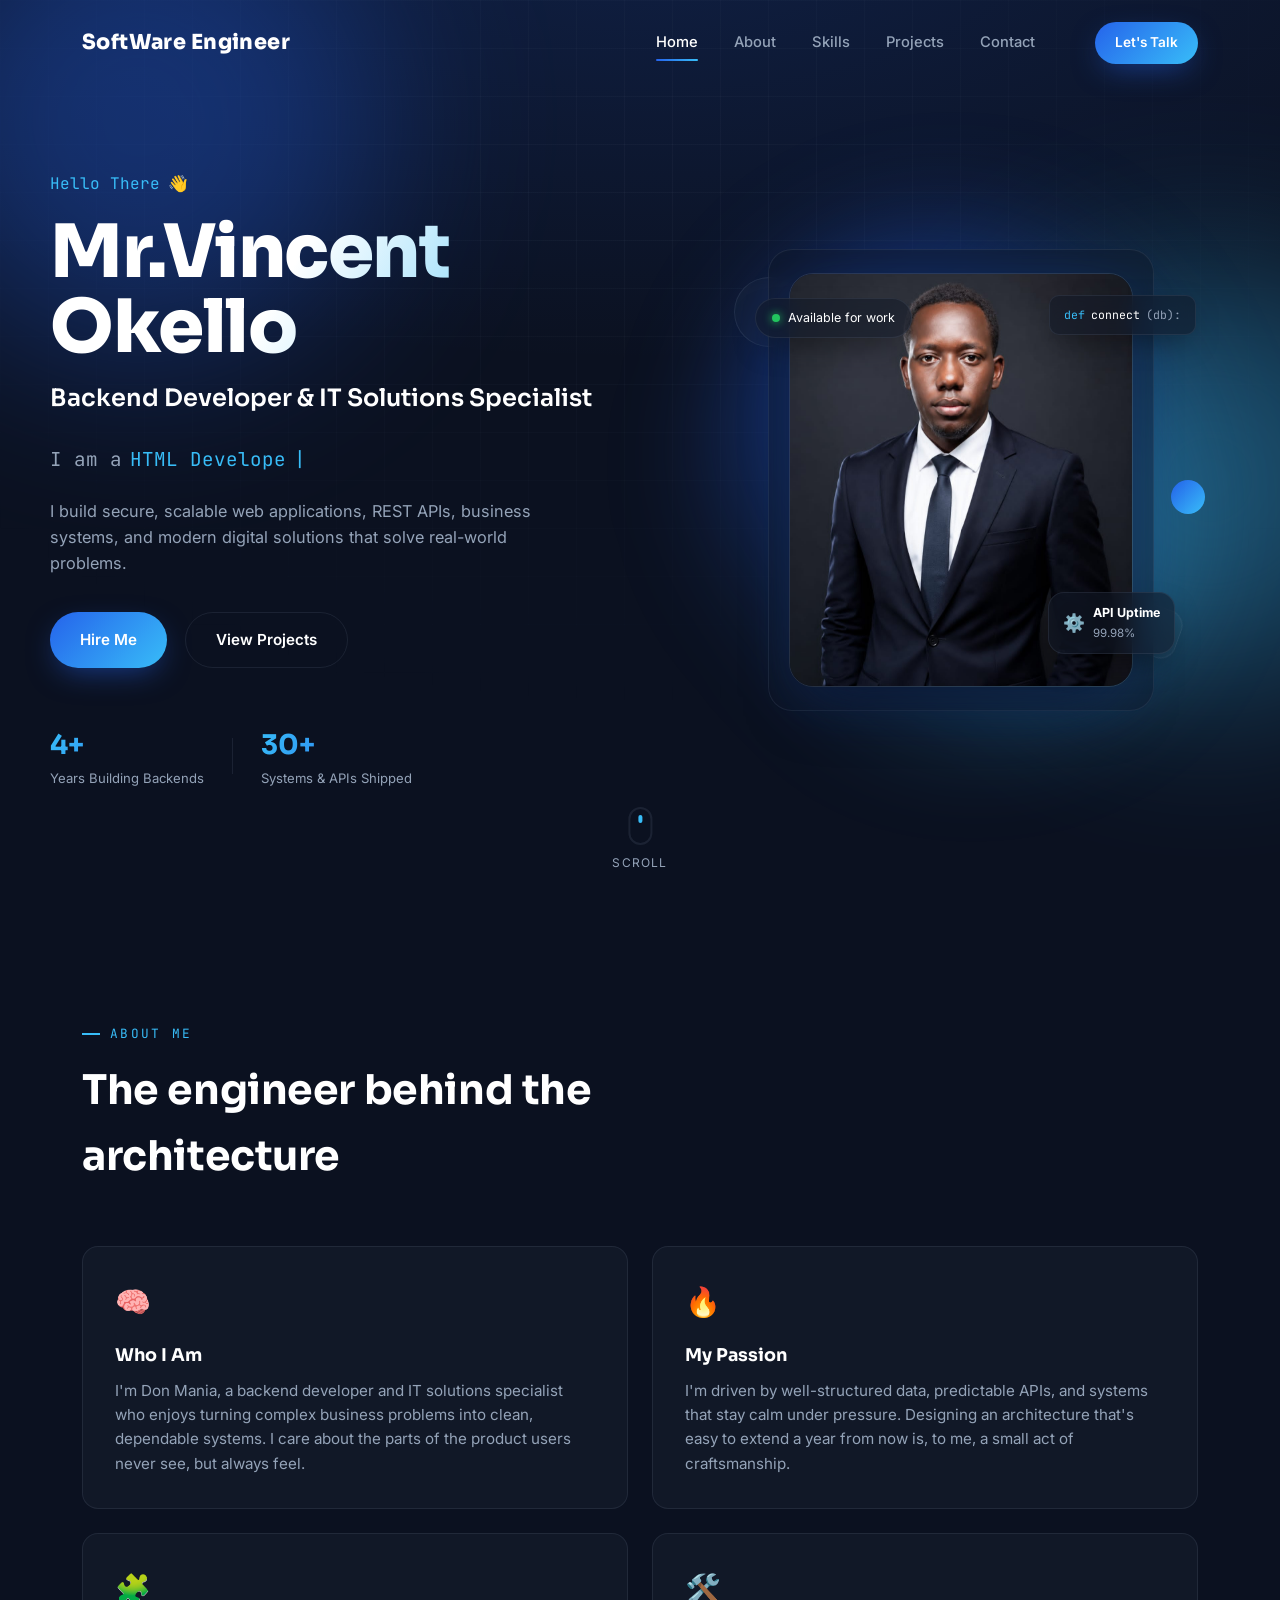
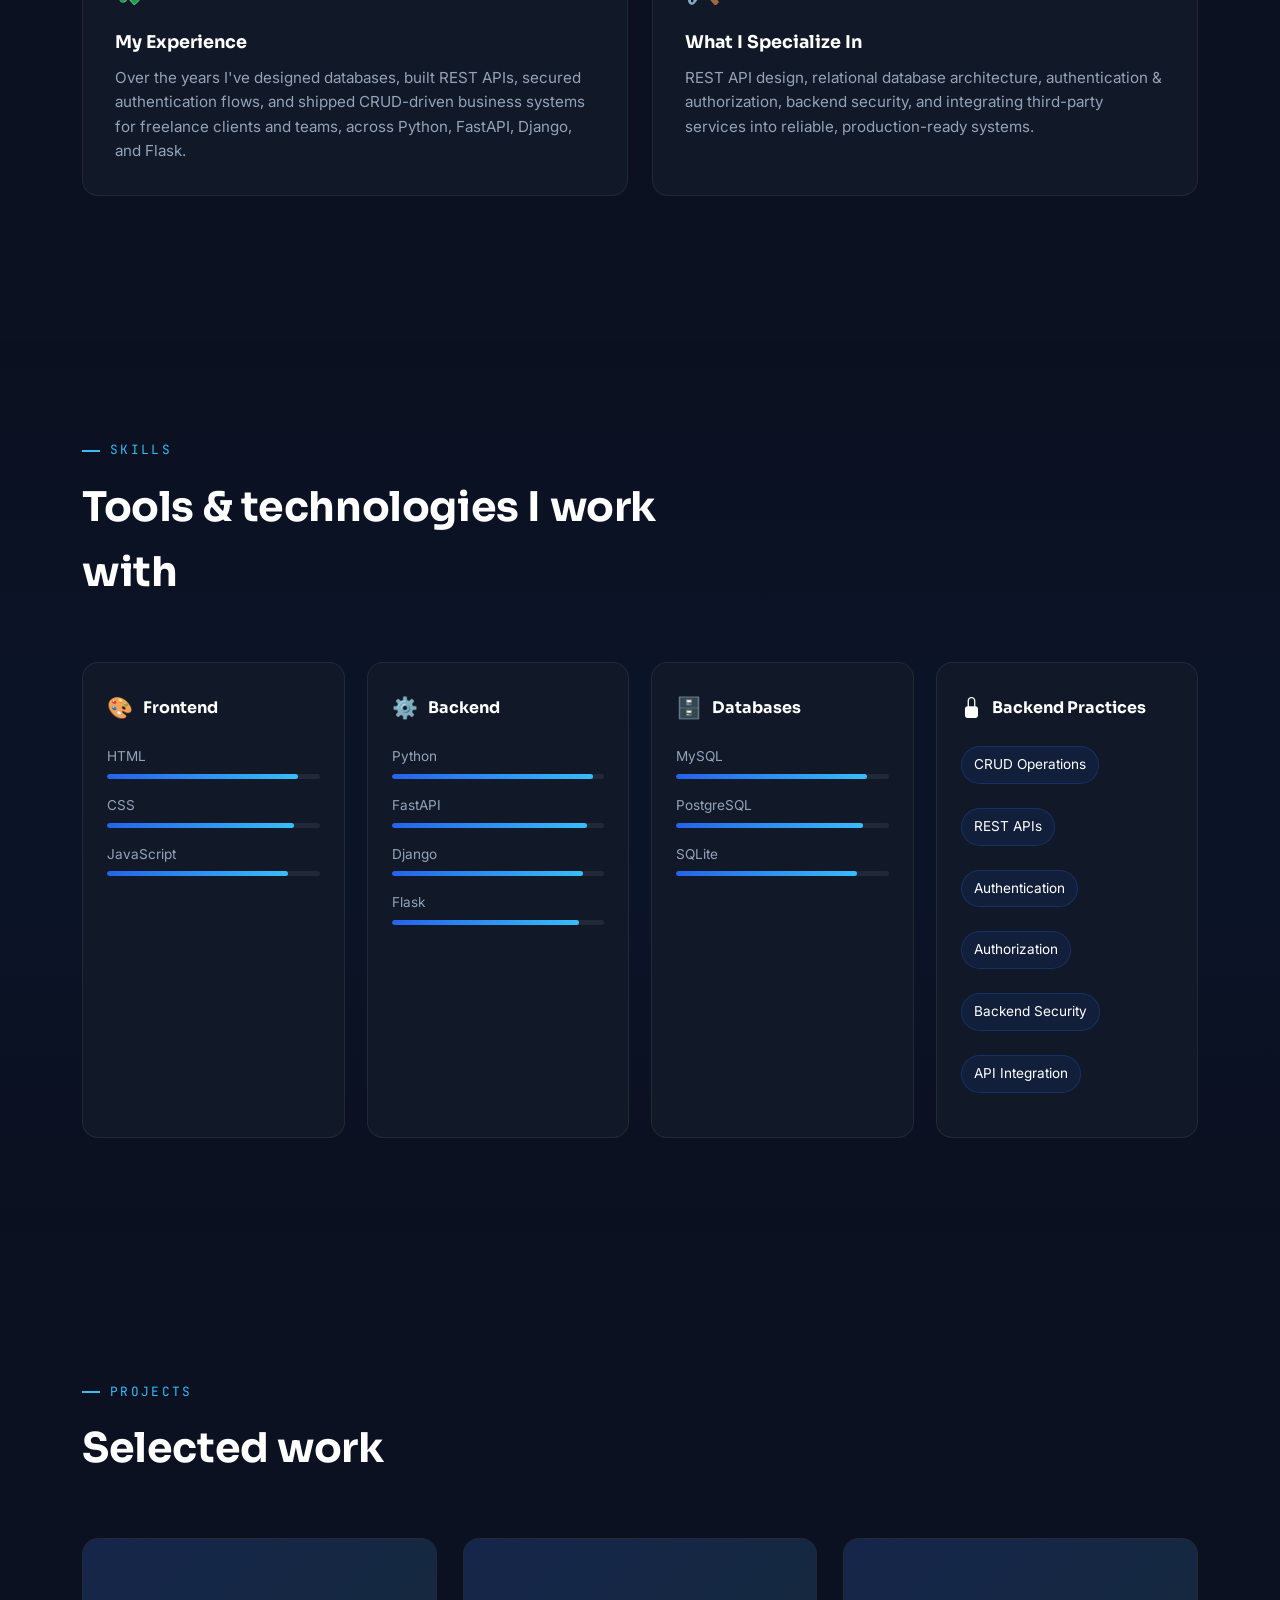
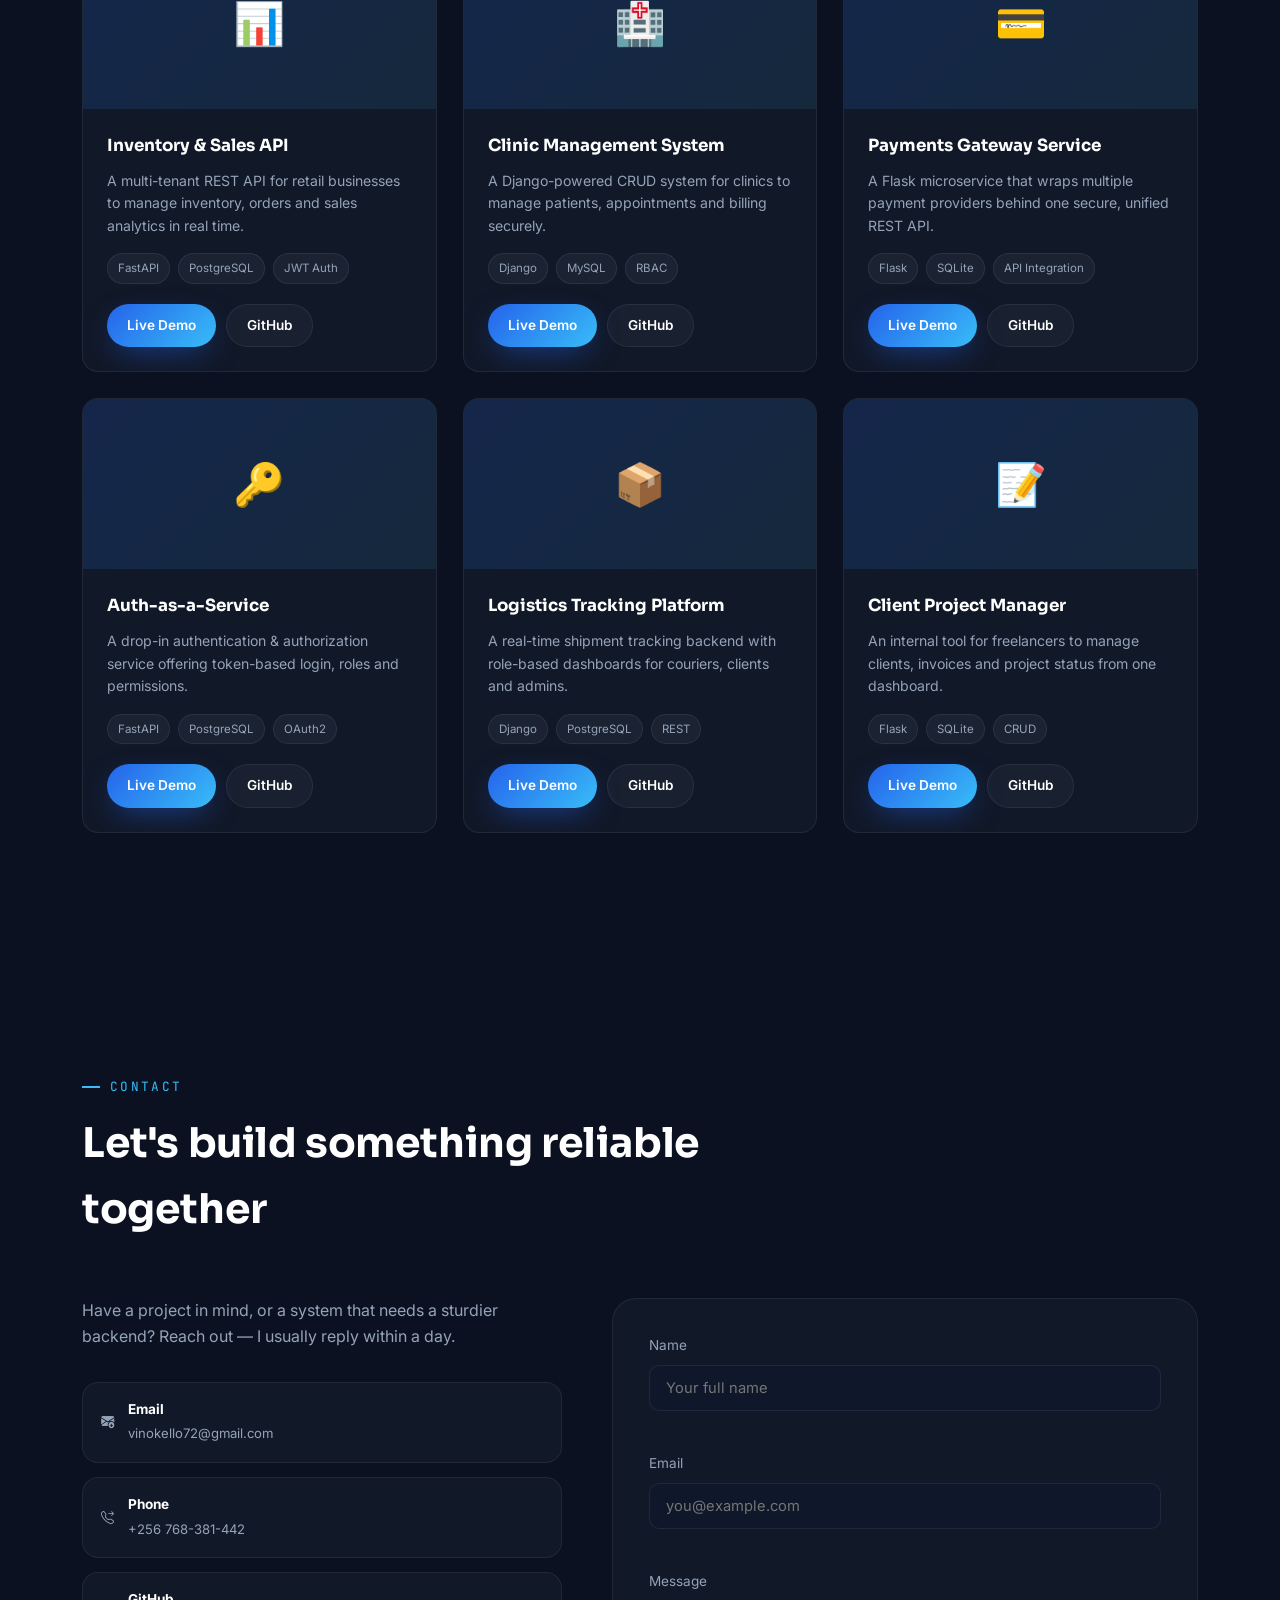
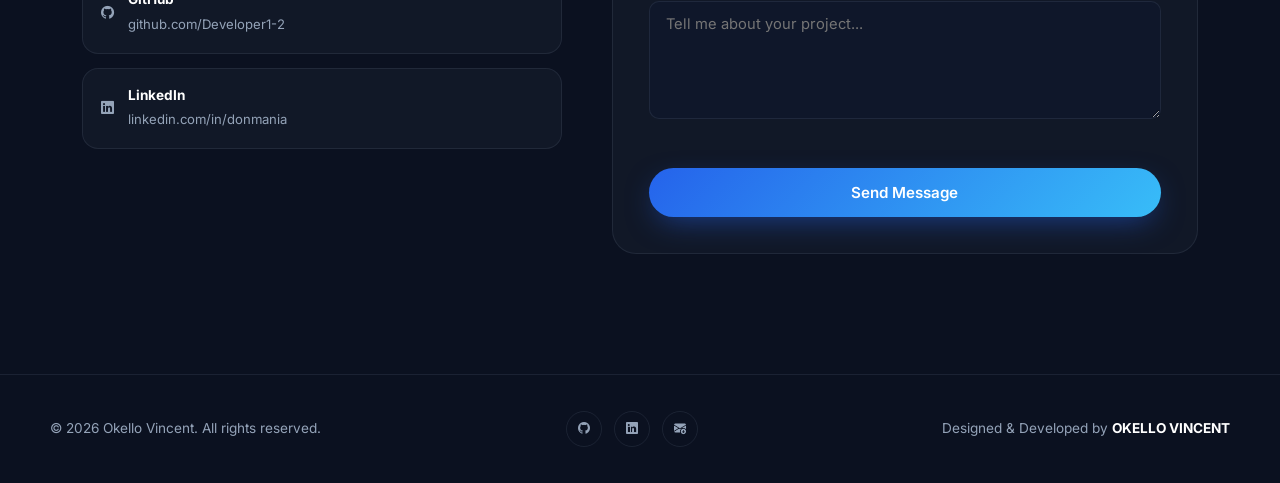
<file: index.html>
<!DOCTYPE html>
<html lang="en">
<head>
<meta charset="UTF-8" />
<meta name="viewport" content="width=device-width, initial-scale=1.0" />
<title>Don Mania | Backend Developer &amp; IT Solutions Specialist</title>
<meta name="description" content="Okello Vincent — Backend Developer & IT Solutions Specialist. I build secure, scalable web applications, REST APIs and business systems." />
<link rel="preconnect" href="https://fonts.googleapis.com">
<link rel="preconnect" href="https://fonts.gstatic.com" crossorigin>
<link href="https://fonts.googleapis.com/css2?family=Sora:wght@400;500;600;700;800&family=Inter:wght@400;500;600;700&family=JetBrains+Mono:wght@400;500&display=swap" rel="stylesheet">
<link rel="stylesheet" href="style.css" />
<link rel="stylesheet" href="https://cdn.jsdelivr.net/npm/bootstrap-icons@1.13.1/font/bootstrap-icons.min.css">
</head>
<body>

<!-- ===================== BACKGROUND DECOR (fixed, global) ===================== -->
<div class="bg-decor" aria-hidden="true">
  <div class="bg-grid"></div>
  <div class="bg-glow bg-glow--1"></div>
  <div class="bg-glow bg-glow--2"></div>
  <div class="bg-particles" id="bgParticles"></div>
</div>

<!-- ===================== NAVIGATION ===================== -->
<header class="navbar" id="navbar">
  <div class="navbar__inner">
    <a href="#home" class="navbar__logo">
    </span>SoftWare Engineer</span>
    </a>

    <nav class="navbar__nav" id="navMenu">
      <a href="#home" class="nav-link active" data-section="home">Home</a>
      <a href="#about" class="nav-link" data-section="about">About</a>
      <a href="#skills" class="nav-link" data-section="skills">Skills</a>
      <a href="#projects" class="nav-link" data-section="projects">Projects</a>
      <a href="#contact" class="nav-link" data-section="contact">Contact</a>
    </nav>

    <a href="#contact" class="btn btn--small btn--primary navbar__cta">Let's Talk</a>

    <button class="hamburger" id="hamburger" aria-label="Toggle menu" aria-expanded="false">
      <span></span><span></span><span></span>
    </button>
  </div>
</header>

<!-- mobile menu overlay -->
<div class="mobile-menu" id="mobileMenu">
  <a href="#home" class="mobile-menu__link" data-section="home">Home</a>
  <a href="#about" class="mobile-menu__link" data-section="about">About</a>
  <a href="#skills" class="mobile-menu__link" data-section="skills">Skills</a>
  <a href="#projects" class="mobile-menu__link" data-section="projects">Projects</a>
  <a href="#contact" class="mobile-menu__link" data-section="contact">Contact</a>
</div>

<main>

<!-- ===================== HERO SECTION ===================== -->
<section class="hero" id="home">
  <div class="hero__inner">

    <!-- LEFT -->
    <div class="hero__left" data-reveal="fade-right">
      <p class="hero__greeting">Hello There <span class="wave">👋</span></p>
      <h1 class="hero__name">Mr.Vincent Okello</h1>
      <h2 class="hero__title">Backend Developer &amp; IT Solutions Specialist</h2>

      <div class="hero__typing">
        <span class="hero__typing-prefix">I am a</span>
        <span class="hero__typing-text" id="typingText"></span><span class="hero__cursor" id="typingCursor">|</span>
      </div>

      <p class="hero__desc">
        I build secure, scalable web applications, REST APIs, business systems, and modern digital
        solutions that solve real-world problems.
      </p>

      <div class="hero__actions">
        <a href="#contact" class="btn btn--primary">
          <span>Hire Me</span>
        </a>
        <a href="#projects" class="btn btn--secondary">
          <span>View Projects</span>
        </a>
      </div>

      <div class="hero__meta">
        <div class="hero__meta-item">
          <span class="hero__meta-number">4+</span>
          <span class="hero__meta-label">Years Building Backends</span>
        </div>
        <div class="hero__meta-divider"></div>
        <div class="hero__meta-item">
          <span class="hero__meta-number">30+</span>
          <span class="hero__meta-label">Systems &amp; APIs Shipped</span>
        </div>
      </div>
    </div>

    <!-- RIGHT -->
    <div class="hero__right" data-reveal="fade-left">
      <div class="profile-composition">
        <div class="profile-blob" aria-hidden="true"></div>
        <div class="profile-shape profile-shape--1" aria-hidden="true"></div>
        <div class="profile-shape profile-shape--2" aria-hidden="true"></div>
        <div class="profile-shape profile-shape--3" aria-hidden="true"></div>

        <div class="profile-grid-card" aria-hidden="true">
          <span>def</span><span>connect</span><span>(db):</span>
        </div>

        <div class="profile-card">
          <div class="profile-card__glass"></div>
          <img
            class="profile-card__image"
            src="CEO.jpeg"
            alt="Portrait of Don Mania, backend developer"
            loading="eager"
          />
          <div class="profile-card__badge profile-card__badge--top">
            <span class="dot dot--green"></span> Available for work
          </div>
          <div class="profile-card__badge profile-card__badge--bottom">
            <span class="badge-icon">⚙️</span>
            <div>
              <strong>API Uptime</strong>
              <small>99.98%</small>
            </div>
          </div>
        </div>
      </div>
    </div>

  </div>

  <a href="#about" class="scroll-indicator" aria-label="Scroll down">
    <span class="scroll-indicator__mouse">
      <span class="scroll-indicator__wheel"></span>
    </span>
    <span class="scroll-indicator__label">Scroll</span>
  </a>
</section>

<!-- ===================== ABOUT SECTION ===================== -->
<section class="about" id="about">
  <div class="section-inner">
    <p class="section-eyebrow" data-reveal="fade-up">About Me</p>
    <h2 class="section-title" data-reveal="fade-up">The engineer behind the architecture</h2>

    <div class="about__grid">
      <div class="about__card" data-reveal="fade-up" style="--delay:0">
        <div class="about__icon">🧠</div>
        <h3>Who I Am</h3>
        <p>
          I'm Don Mania, a backend developer and IT solutions specialist who enjoys turning
          complex business problems into clean, dependable systems. I care about the parts
          of the product users never see, but always feel.
        </p>
      </div>

      <div class="about__card" data-reveal="fade-up" style="--delay:0.1s">
        <div class="about__icon">🔥</div>
        <h3>My Passion</h3>
        <p>
          I'm driven by well-structured data, predictable APIs, and systems that stay calm
          under pressure. Designing an architecture that's easy to extend a year from now is,
          to me, a small act of craftsmanship.
        </p>
      </div>

      <div class="about__card" data-reveal="fade-up" style="--delay:0.2s">
        <div class="about__icon">🧩</div>
        <h3>My Experience</h3>
        <p>
          Over the years I've designed databases, built REST APIs, secured authentication
          flows, and shipped CRUD-driven business systems for freelance clients and teams,
          across Python, FastAPI, Django, and Flask.
        </p>
      </div>

      <div class="about__card" data-reveal="fade-up" style="--delay:0.3s">
        <div class="about__icon">🛠️</div>
        <h3>What I Specialize In</h3>
        <p>
          REST API design, relational database architecture, authentication &amp;
          authorization, backend security, and integrating third-party services into
          reliable, production-ready systems.
        </p>
      </div>
    </div>
  </div>
</section>

<!-- ===================== SKILLS SECTION ===================== -->
<section class="skills" id="skills">
  <div class="section-inner">
    <p class="section-eyebrow" data-reveal="fade-up">Skills</p>
    <h2 class="section-title" data-reveal="fade-up">Tools &amp; technologies I work with</h2>

    <div class="skills__grid">

      <div class="skill-category" data-reveal="zoom-in" style="--delay:0">
        <div class="skill-category__header">
          <span class="skill-category__icon">🎨</span>
          <h3>Frontend</h3>
        </div>
        <ul class="skill-list">
          <li><span>HTML</span><div class="skill-bar"><div class="skill-bar__fill" style="--level:90%"></div></div></li>
          <li><span>CSS</span><div class="skill-bar"><div class="skill-bar__fill" style="--level:88%"></div></div></li>
          <li><span>JavaScript</span><div class="skill-bar"><div class="skill-bar__fill" style="--level:85%"></div></div></li>
        </ul>
      </div>

      <div class="skill-category" data-reveal="zoom-in" style="--delay:0.1s">
        <div class="skill-category__header">
          <span class="skill-category__icon">⚙️</span>
          <h3>Backend</h3>
        </div>
        <ul class="skill-list">
          <li><span>Python</span><div class="skill-bar"><div class="skill-bar__fill" style="--level:95%"></div></div></li>
          <li><span>FastAPI</span><div class="skill-bar"><div class="skill-bar__fill" style="--level:92%"></div></div></li>
          <li><span>Django</span><div class="skill-bar"><div class="skill-bar__fill" style="--level:90%"></div></div></li>
          <li><span>Flask</span><div class="skill-bar"><div class="skill-bar__fill" style="--level:88%"></div></div></li>
        </ul>
      </div>

      <div class="skill-category" data-reveal="zoom-in" style="--delay:0.2s">
        <div class="skill-category__header">
          <span class="skill-category__icon">🗄️</span>
          <h3>Databases</h3>
        </div>
        <ul class="skill-list">
          <li><span>MySQL</span><div class="skill-bar"><div class="skill-bar__fill" style="--level:90%"></div></div></li>
          <li><span>PostgreSQL</span><div class="skill-bar"><div class="skill-bar__fill" style="--level:88%"></div></div></li>
          <li><span>SQLite</span><div class="skill-bar"><div class="skill-bar__fill" style="--level:85%"></div></div></li>
        </ul>
      </div>

      <div class="skill-category" data-reveal="zoom-in" style="--delay:0.3s">
        <div class="skill-category__header">
          <span class="skill-category__icon"><i class="bi bi-lock-fill"></i></span>
          <h3>Backend Practices</h3>
        </div>
        <ul class="skill-list skill-list--tags">
          <li class="tag">CRUD Operations</li>
          <li class="tag">REST APIs</li>
          <li class="tag">Authentication</li>
          <li class="tag">Authorization</li>
          <li class="tag">Backend Security</li>
          <li class="tag">API Integration</li>
        </ul>
      </div>

    </div>
  </div>
</section>

<!-- ===================== PROJECTS SECTION ===================== -->
<section class="projects" id="projects">
  <div class="section-inner">
    <p class="section-eyebrow" data-reveal="fade-up">Projects</p>
    <h2 class="section-title" data-reveal="fade-up">Selected work</h2>

    <div class="projects__grid">

      <article class="project-card" data-reveal="fade-up" style="--delay:0">
        <div class="project-card__image">
          <div class="project-card__placeholder">📊</div>
        </div>
        <div class="project-card__body">
          <h3>Inventory &amp; Sales API</h3>
          <p>A multi-tenant REST API for retail businesses to manage inventory, orders and sales analytics in real time.</p>
          <div class="project-card__stack">
            <span>FastAPI</span><span>PostgreSQL</span><span>JWT Auth</span>
          </div>
          <div class="project-card__links">
            <a href="Stocktake_ interactive demo.html" class="btn btn--small btn--primary">Live Demo</a>
            <a href="https://github.com/Developer1-2/inventory_-_sales_management_api" target="_blank" rel="noopener noreferrer" class="btn btn--small btn--ghost">GitHub</a>
          </div>
        </div>
      </article>

      <article class="project-card" data-reveal="fade-up" style="--delay:0.1s">
        <div class="project-card__image">
          <div class="project-card__placeholder">🏥</div>
        </div>
        <div class="project-card__body">
          <h3>Clinic Management System</h3>
          <p>A Django-powered CRUD system for clinics to manage patients, appointments and billing securely.</p>
          <div class="project-card__stack">
            <span>Django</span><span>MySQL</span><span>RBAC</span>
          </div>
          <div class="project-card__links">
            <a href="#" class="btn btn--small btn--primary">Live Demo</a>
            <a href="#" class="btn btn--small btn--ghost">GitHub</a>
          </div>
        </div>
      </article>

      <article class="project-card" data-reveal="fade-up" style="--delay:0.2s">
        <div class="project-card__image">
          <div class="project-card__placeholder">💳</div>
        </div>
        <div class="project-card__body">
          <h3>Payments Gateway Service</h3>
          <p>A Flask microservice that wraps multiple payment providers behind one secure, unified REST API.</p>
          <div class="project-card__stack">
            <span>Flask</span><span>SQLite</span><span>API Integration</span>
          </div>
          <div class="project-card__links">
            <a href="#" class="btn btn--small btn--primary">Live Demo</a>
            <a href="#" class="btn btn--small btn--ghost">GitHub</a>
          </div>
        </div>
      </article>

      <article class="project-card" data-reveal="fade-up" style="--delay:0.3s">
        <div class="project-card__image">
          <div class="project-card__placeholder">🔑</div>
        </div>
        <div class="project-card__body">
          <h3>Auth-as-a-Service</h3>
          <p>A drop-in authentication &amp; authorization service offering token-based login, roles and permissions.</p>
          <div class="project-card__stack">
            <span>FastAPI</span><span>PostgreSQL</span><span>OAuth2</span>
          </div>
          <div class="project-card__links">
            <a href="#" class="btn btn--small btn--primary">Live Demo</a>
            <a href="#" class="btn btn--small btn--ghost">GitHub</a>
          </div>
        </div>
      </article>

      <article class="project-card" data-reveal="fade-up" style="--delay:0.4s">
        <div class="project-card__image">
          <div class="project-card__placeholder">📦</div>
        </div>
        <div class="project-card__body">
          <h3>Logistics Tracking Platform</h3>
          <p>A real-time shipment tracking backend with role-based dashboards for couriers, clients and admins.</p>
          <div class="project-card__stack">
            <span>Django</span><span>PostgreSQL</span><span>REST</span>
          </div>
          <div class="project-card__links">
            <a href="#" class="btn btn--small btn--primary">Live Demo</a>
            <a href="#" class="btn btn--small btn--ghost">GitHub</a>
          </div>
        </div>
      </article>

      <article class="project-card" data-reveal="fade-up" style="--delay:0.5s">
        <div class="project-card__image">
          <div class="project-card__placeholder">📝</div>
        </div>
        <div class="project-card__body">
          <h3>Client Project Manager</h3>
          <p>An internal tool for freelancers to manage clients, invoices and project status from one dashboard.</p>
          <div class="project-card__stack">
            <span>Flask</span><span>SQLite</span><span>CRUD</span>
          </div>
          <div class="project-card__links">
            <a href="#" class="btn btn--small btn--primary">Live Demo</a>
            <a href="#" class="btn btn--small btn--ghost">GitHub</a>
          </div>
        </div>
      </article>

    </div>
  </div>
</section>

<!-- ===================== CONTACT SECTION ===================== -->
<section class="contact" id="contact">
  <div class="section-inner">
    <p class="section-eyebrow" data-reveal="fade-up">Contact</p>
    <h2 class="section-title" data-reveal="fade-up">Let's build something reliable together</h2>

    <div class="contact__grid">

      <div class="contact__info" data-reveal="fade-right">
        <p class="contact__intro">
          Have a project in mind, or a system that needs a sturdier backend?
          Reach out — I usually reply within a day.
        </p>

        <a href="mailto:hello@donmania.dev" class="contact__item">
          <span class="contact__icon"><i class="bi bi-envelope-arrow-down-fill"></i></span>
          <div>
            <strong>Email</strong>
            <span>vinokello72@gmail.com</span>
          </div>
        </a>

        <a href="tel:+256768381442" class="contact__item">
          <span class="contact__icon"><i class="bi bi-telephone-forward"></i></span>
          <div>
            <strong>Phone</strong>
            <span>+256 768-381-442</span>
          </div>
        </a>

        <a href="https://github.com/Developer1-2" target="_blank" rel="noopener" class="contact__item">
          <span class="contact__icon"><i class="bi bi-github"></i></span>
          <div>
            <strong>GitHub</strong>
            <span>github.com/Developer1-2</span>
          </div>
        </a>

        <a href="https://linkedin.com/" target="_blank" rel="noopener" class="contact__item">
          <span class="contact__icon"><i class="bi bi-linkedin"></i></span>
          <div>
            <strong>LinkedIn</strong>
            <span>linkedin.com/in/donmania</span>
          </div>
        </a>
      </div>

      <form class="contact__form" id="contactForm" data-reveal="fade-left" novalidate>
        <div class="form-group">
          <label for="name">Name</label>
          <input type="text" id="name" name="name" placeholder="Your full name" autocomplete="name" />
          <span class="form-error" id="nameError"></span>
        </div>

        <div class="form-group">
          <label for="email">Email</label>
          <input type="email" id="email" name="email" placeholder="you@example.com" autocomplete="email" />
          <span class="form-error" id="emailError"></span>
        </div>

        <div class="form-group">
          <label for="message">Message</label>
          <textarea id="message" name="message" rows="5" placeholder="Tell me about your project..."></textarea>
          <span class="form-error" id="messageError"></span>
        </div>

        <button type="submit" class="btn btn--primary btn--full">
          <span>Send Message</span>
        </button>

        <p class="form-success" id="formSuccess">Thanks — your message has been sent. I'll get back to you soon.</p>
      </form>

    </div>
  </div>
</section>

</main>

<!-- ===================== FOOTER ===================== -->
<footer class="footer">
  <div class="footer__inner">
    <p class="footer__copy">© <span id="year"></span> Okello Vincent. All rights reserved.</p>

    <div class="footer__socials">
      <a href="https://github.com/" target="_blank" rel="noopener" aria-label="GitHub"><i class="bi bi-github"></i></a>
      <a href="https://linkedin.com/" target="_blank" rel="noopener" aria-label="LinkedIn"><i class="bi bi-linkedin"></i></a>
      <a href="mailto:hello@donmania.dev" aria-label="Email"><i class="bi bi-envelope-arrow-down-fill"></i></a>
    </div>

    <p class="footer__credit">Designed &amp; Developed by <strong>OKELLO VINCENT</strong></p>
  </div>
</footer>

<button class="back-to-top" id="backToTop" aria-label="Back to top">↑</button>

<script src="script.js"></script>
</body>
</html>
</file>
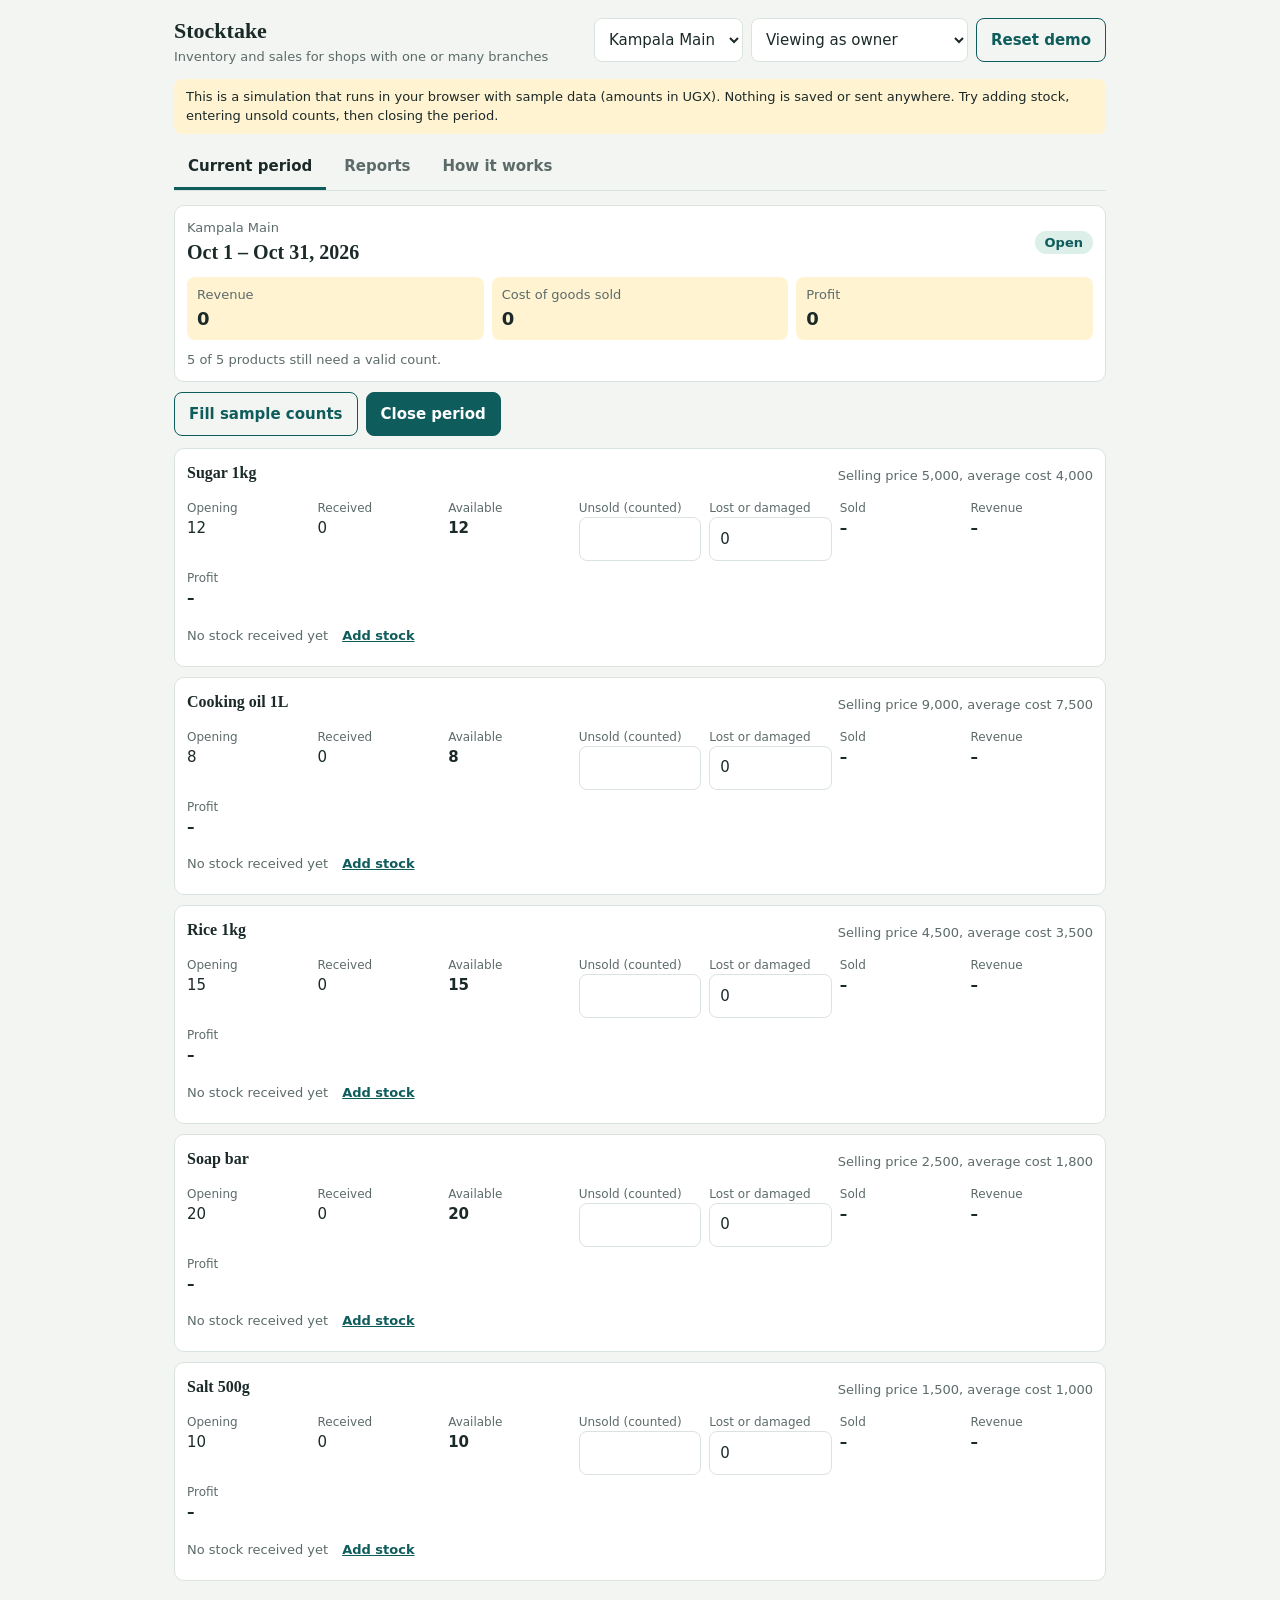
<file: Stocktake_ interactive demo.html>
<!DOCTYPE html>
<html lang="en">
<head>
<meta charset="utf-8">
<meta name="viewport" content="width=device-width, initial-scale=1, viewport-fit=cover">
<title>Stocktake: interactive demo</title>
<style>
:root{--bg:#f2f5f1;--card:#fff;--ink:#1b2a29;--mut:#5c6b6a;--line:#dbe3df;--acc:#0f5c5c;--acc-ink:#fff;--hi:#fff3d1;--bad:#b42318;--good:#067647;--chip:#dcefe9;
box-sizing:border-box;padding-top:env(safe-area-inset-top,0px);padding-bottom:env(safe-area-inset-bottom,0px);color-scheme:light}
@media (prefers-color-scheme:dark){:root:not([data-theme="light"]){--bg:#0f1716;--card:#172120;--ink:#e6efed;--mut:#9ab0ad;--line:#2a3a38;--acc:#5fd3c4;--acc-ink:#06211e;--hi:#3a3115;--bad:#f97066;--good:#47cd89;--chip:#17332f;color-scheme:dark}}
:root[data-theme="dark"]{--bg:#0f1716;--card:#172120;--ink:#e6efed;--mut:#9ab0ad;--line:#2a3a38;--acc:#5fd3c4;--acc-ink:#06211e;--hi:#3a3115;--bad:#f97066;--good:#47cd89;--chip:#17332f;color-scheme:dark}
html{scroll-padding-top:env(safe-area-inset-top,0px)}
*{box-sizing:border-box}
body{margin:0;background:var(--bg);color:var(--ink);font:15px/1.5 system-ui,-apple-system,"Segoe UI",Roboto,sans-serif}
h1,h2,h3{font-family:Georgia,"Times New Roman",serif;margin:0;font-weight:600}
h1{font-size:22px}h2{font-size:20px}h3{font-size:16px;margin:0 0 6px}
.wrap{max-width:960px;margin:0 auto;padding:14px}
.head{display:flex;flex-wrap:wrap;gap:10px;align-items:center;justify-content:space-between;margin-bottom:12px}
.brand{display:flex;flex-direction:column}
.brand span{color:var(--mut);font-size:13px}
.ctl{display:flex;flex-wrap:wrap;gap:8px}
select,input,button{font:inherit;color:inherit}
select,input{min-height:44px;padding:8px 10px;border:1px solid var(--line);border-radius:8px;background:var(--card);width:100%}
.ctl select{width:auto}
button{min-height:44px;padding:8px 14px;border-radius:8px;border:1px solid var(--acc);background:var(--acc);color:var(--acc-ink);font-weight:600;cursor:pointer}
button.ghost{background:transparent;color:var(--acc)}
button.link{min-height:36px;background:none;border:0;color:var(--acc);padding:4px 6px;text-decoration:underline}
button:disabled{opacity:.45;cursor:not-allowed}
:focus-visible{outline:3px solid var(--acc);outline-offset:2px}
.note{background:var(--hi);border-radius:8px;padding:8px 12px;font-size:13px;margin-bottom:12px}
.tabs{display:flex;gap:4px;border-bottom:1px solid var(--line);margin-bottom:14px}
.tab{background:none;border:0;border-bottom:3px solid transparent;border-radius:0;color:var(--mut);padding:8px 14px}
.tab.on{color:var(--ink);border-bottom-color:var(--acc)}
.card{background:var(--card);border:1px solid var(--line);border-radius:10px;padding:12px;margin-bottom:10px}
.top{display:flex;justify-content:space-between;align-items:center;gap:8px;flex-wrap:wrap}
.chip{background:var(--chip);color:var(--acc);border-radius:99px;padding:2px 10px;font-size:13px;font-weight:600}
.mut{color:var(--mut);font-size:13px}
.stats{display:grid;grid-template-columns:repeat(auto-fit,minmax(130px,1fr));gap:8px;margin:10px 0}
.stats div{background:var(--hi);border-radius:8px;padding:8px 10px;font-size:13px;color:var(--mut)}
.stats b{display:block;font-size:18px;color:var(--ink);font-variant-numeric:tabular-nums}
.bar{display:flex;flex-wrap:wrap;gap:8px;align-items:center;margin-bottom:12px}
.grid{display:grid;grid-template-columns:repeat(auto-fit,minmax(110px,1fr));gap:8px;margin-top:8px}
.grid>*{font-variant-numeric:tabular-nums}
.grid i{display:block;font-style:normal;color:var(--mut);font-size:12px}
.err{color:var(--bad);font-size:13px;min-height:0}
.foot{display:flex;flex-wrap:wrap;gap:8px;align-items:center;margin-top:8px;font-size:13px;color:var(--mut)}
.sf{display:grid;grid-template-columns:1fr 1fr auto;gap:8px;align-items:end;margin-top:8px}
table{width:100%;border-collapse:collapse;font-variant-numeric:tabular-nums}
th,td{text-align:right;padding:7px 6px;border-bottom:1px solid var(--line)}
th:first-child,td:first-child{text-align:left}
th{font-weight:600;color:var(--mut);font-size:13px}
.scroll{overflow-x:auto}
.meter{height:8px;border-radius:4px;background:var(--acc);min-width:2px}
#modal{display:none;position:fixed;inset:0;background:rgba(0,0,0,.5);z-index:20;align-items:center;justify-content:center;padding:14px}
#modal.show{display:flex}
.dlg{background:var(--card);border-radius:12px;max-width:560px;width:100%;max-height:90vh;overflow:auto;padding:16px}
.warn{background:var(--hi);padding:8px 10px;border-radius:8px;margin:10px 0;font-size:14px}
#toast{position:fixed;left:50%;bottom:calc(16px + env(safe-area-inset-bottom,0px));transform:translateX(-50%);background:var(--ink);color:var(--bg);padding:10px 16px;border-radius:8px;opacity:0;pointer-events:none;transition:opacity .2s;max-width:90vw;z-index:30}
#toast.show{opacity:1}
code{background:var(--chip);padding:1px 6px;border-radius:4px;font-size:13px}
ul{padding-left:20px}
</style>
</head>
<body>
<div class="wrap">
  <div class="head">
    <div class="brand"><h1>Stocktake</h1><span>Inventory and sales for shops with one or many branches</span></div>
    <div class="ctl">
      <select id="loc" aria-label="Location"></select>
      <select id="role" aria-label="Viewing as"><option value="owner">Viewing as owner</option><option value="sales">Viewing as salesperson</option></select>
      <button class="ghost" id="reset">Reset demo</button>
    </div>
  </div>
  <div class="note">This is a simulation that runs in your browser with sample data (amounts in UGX). Nothing is saved or sent anywhere. Try adding stock, entering unsold counts, then closing the period.</div>
  <div class="tabs" role="tablist">
    <button class="tab" data-t="period">Current period</button>
    <button class="tab" data-t="report">Reports</button>
    <button class="tab" data-t="how">How it works</button>
  </div>
  <div id="main"></div>
</div>
<div id="modal" onclick="if(event.target===this)closeModal()"></div>
<div id="toast" role="status"></div>
<script>
const $=s=>document.querySelector(s);
const P=[{id:1,n:'Sugar 1kg',p:5000},{id:2,n:'Cooking oil 1L',p:9000},{id:3,n:'Rice 1kg',p:4500},{id:4,n:'Soap bar',p:2500},{id:5,n:'Salt 500g',p:1500}];
const SEED={1:[50,4000,12,1],2:[30,7500,8,0],3:[60,3500,15,2],4:[80,1800,20,0],5:[40,1000,10,1]};
const fmt=n=>Math.round(n).toLocaleString('en-US');
const dl=(d,y)=>d.toLocaleDateString('en-US',y?{month:'short',day:'numeric',year:'numeric'}:{month:'short',day:'numeric'});
let D,S;
const cur=L=>L.periods[L.periods.length-1];
function mkPer(start,prev){
  const end=new Date(start.getFullYear(),start.getMonth()+1,0),counts={};
  P.forEach(p=>counts[p.id]={open:prev?prev.counts[p.id].unsold:0,oc:prev?prev.counts[p.id].cost:0,unsold:'',lost:0,price:p.p,cost:0,r:null});
  return{label:dl(start)+' – '+dl(end,1),end,status:'open',entries:[],counts};
}
function calc(per,id){
  const c=per.counts[id],es=per.entries.filter(e=>e.pid===id);
  const add=es.reduce((a,e)=>a+e.qty,0),av=c.open+add;
  const cost=av?(c.open*c.oc+es.reduce((a,e)=>a+e.qty*e.price,0))/av:c.oc;
  const ok=c.unsold!=='',sold=ok?av-c.unsold-c.lost:null;
  return{add,av,cost,sold,rev:ok?sold*c.price:0,cos:ok?sold*cost:0,es};
}
function doClose(L){
  const per=cur(L);
  P.forEach(p=>{const c=per.counts[p.id],r=calc(per,p.id);c.cost=r.cost;c.r=r});
  per.status='closed';
  L.periods.push(mkPer(new Date(per.end.getFullYear(),per.end.getMonth()+1,1),per));
}
function seed(){
  D=[['Kampala Main',1],['Gulu Branch',.6]].map(([n,m])=>{
    const L={name:n,periods:[mkPer(new Date(2026,8,1))]},per=L.periods[0];
    P.forEach(p=>{const[q,b,u,l]=SEED[p.id];per.entries.push({pid:p.id,qty:Math.round(q*m),price:b});
      const c=per.counts[p.id];c.unsold=Math.round(u*m);c.lost=Math.round(l*m)});
    doClose(L);return L;
  });
  S={loc:0,tab:'period',role:'owner',stock:null,scope:'loc'};
}
function toast(t){const e=$('#toast');e.textContent=t;e.classList.add('show');clearTimeout(toast.t);toast.t=setTimeout(()=>e.classList.remove('show'),3200)}
function render(){
  $('#loc').innerHTML=D.map((l,i)=>`<option value="${i}"${i===S.loc?' selected':''}>${l.name}</option>`).join('');
  $('#role').value=S.role;
  document.querySelectorAll('.tab').forEach(t=>t.classList.toggle('on',t.dataset.t===S.tab));
  $('#main').innerHTML=S.tab==='period'?vPeriod():S.tab==='report'?vReport():vHow();
  if(S.tab==='period')refresh();
}
function vPeriod(){
  const L=D[S.loc],per=cur(L),own=S.role==='owner';
  return `<div class="card"><div class="top"><div><div class="mut">${L.name}</div><h2>${per.label}</h2></div><span class="chip">Open</span></div>
  <div class="stats"><div>Revenue<b id="tr"></b></div><div>Cost of goods sold<b id="tc"></b></div><div>Profit<b id="tp"></b></div></div>
  <div id="tm" class="mut"></div></div>
  <div class="bar"><button class="ghost" onclick="fill()">Fill sample counts</button>
  ${own?`<button onclick="openClose()">Close period</button>`:`<span class="mut">Only owners and managers can close a period.</span>`}</div>
  ${P.map(p=>row(per,p)).join('')}`;
}
function row(per,p){
  const c=per.counts[p.id],r=calc(per,p.id),k=n=>`data-k="${n}-${p.id}"`;
  return `<div class="card"><div class="top"><h3>${p.n}</h3><span class="mut">Selling price ${fmt(c.price)}, average cost <span ${k('cost')}></span></span></div>
  <div class="grid"><div><i>Opening</i>${fmt(c.open)}</div><div><i>Received</i>${fmt(r.add)}</div><div><i>Available</i><b ${k('av')}></b></div>
  <label><i>Unsold (counted)</i><input type="number" min="0" inputmode="decimal" value="${c.unsold}" oninput="setC(${p.id},'unsold',this.value)"></label>
  <label><i>Lost or damaged</i><input type="number" min="0" inputmode="decimal" value="${c.lost}" oninput="setC(${p.id},'lost',this.value)"></label>
  <div><i>Sold</i><b ${k('sold')}></b></div><div><i>Revenue</i><b ${k('rev')}></b></div><div><i>Profit</i><b ${k('pr')}></b></div></div>
  <div class="err" ${k('err')}></div>
  <div class="foot"><span>${r.es.map(e=>`+${fmt(e.qty)} at ${fmt(e.price)}`).join(', ')||'No stock received yet'}</span><button class="link" onclick="tgl(${p.id})">Add stock</button></div>
  ${S.stock===p.id?`<div class="sf"><label><i class="mut">Quantity</i><input id="sq" type="number" min="1" inputmode="decimal"></label><label><i class="mut">Buying price per unit</i><input id="sb" type="number" min="0" inputmode="decimal"></label><button onclick="addStock(${p.id})">Save</button></div>`:''}</div>`;
}
function refresh(){
  const per=cur(D[S.loc]);let rev=0,cos=0,miss=0;
  P.forEach(p=>{
    const r=calc(per,p.id),el=k=>document.querySelector(`[data-k="${k}-${p.id}"]`),ok=r.sold!==null&&r.sold>=0;
    el('cost').textContent=fmt(r.cost);el('av').textContent=fmt(r.av);
    el('sold').textContent=r.sold===null?'–':fmt(r.sold);
    el('rev').textContent=ok?fmt(r.rev):'–';el('pr').textContent=ok?fmt(r.rev-r.cos):'–';
    el('err').textContent=r.sold!==null&&r.sold<0?'Unsold plus lost is more than the stock available. Check the count.':'';
    if(ok){rev+=r.rev;cos+=r.cos}else miss++;
  });
  $('#tr').textContent=fmt(rev);$('#tc').textContent=fmt(cos);$('#tp').textContent=fmt(rev-cos);
  $('#tm').textContent=miss?`${miss} of ${P.length} products still need a valid count.`:'All products counted. Ready to close.';
}
function setC(id,k,v){const c=cur(D[S.loc]).counts[id];c[k]=k==='unsold'?(v===''?'':Math.max(0,+v)):Math.max(0,+v||0);refresh()}
function tgl(id){S.stock=S.stock===id?null:id;render()}
function addStock(id){
  const q=+$('#sq').value,b=+$('#sb').value;
  if(!(q>0)||!($('#sb').value!=='')||b<0)return toast('Enter a quantity above zero and a buying price.');
  cur(D[S.loc]).entries.push({pid:id,qty:q,price:b});S.stock=null;render();toast('Stock added. Average cost updated.');
}
function fill(){
  const per=cur(D[S.loc]);
  P.forEach(p=>{const c=per.counts[p.id],av=calc(per,p.id).av;c.unsold=Math.floor(av*(.3+Math.random()*.3));c.lost=(av-c.unsold>1&&Math.random()<.3)?1:0});
  render();toast('Sample counts filled in.');
}
function openClose(){
  const per=cur(D[S.loc]),rs=P.map(p=>({p,r:calc(per,p.id)}));
  const bad=rs.filter(x=>x.r.sold===null||x.r.sold<0);
  let tr=0,tc=0;rs.forEach(x=>{tr+=x.r.rev;tc+=x.r.cos});
  $('#modal').innerHTML=`<div class="dlg" role="dialog" aria-modal="true"><h2>Close ${per.label}?</h2>
  <div class="scroll"><table><tr><th>Product</th><th>Sold</th><th>Revenue</th><th>Profit</th></tr>
  ${rs.map(x=>`<tr><td>${x.p.n}</td><td>${x.r.sold===null?'–':fmt(x.r.sold)}</td><td>${x.r.sold===null?'–':fmt(x.r.rev)}</td><td>${x.r.sold===null?'–':fmt(x.r.rev-x.r.cos)}</td></tr>`).join('')}
  <tr><td><b>Total</b></td><td></td><td><b>${fmt(tr)}</b></td><td><b>${fmt(tr-tc)}</b></td></tr></table></div>
  ${bad.length?`<div class="warn">Fix the counts for: ${bad.map(x=>x.p.n).join(', ')}.</div>`:''}
  <div class="warn">Closing cannot be undone. The unsold stock and its average cost carry into the next period as opening stock.</div>
  <div class="bar"><button class="ghost" onclick="closeModal()">Cancel</button><button onclick="confirmClose()"${bad.length?' disabled':''}>Close period</button></div></div>`;
  $('#modal').classList.add('show');
}
function closeModal(){$('#modal').classList.remove('show')}
function confirmClose(){doClose(D[S.loc]);closeModal();S.stock=null;render();toast('Period closed. The next period is open with your unsold stock as opening stock.')}
function aggregate(locs){
  const a={};P.forEach(p=>a[p.id]={sold:0,rev:0,cos:0});let n=0;
  locs.forEach(L=>L.periods.filter(x=>x.status==='closed').forEach(per=>{n++;P.forEach(p=>{const r=per.counts[p.id].r;a[p.id].sold+=r.sold;a[p.id].rev+=r.rev;a[p.id].cos+=r.cos})}));
  return{a,n};
}
function vReport(){
  if(S.role!=='owner')return `<div class="card"><h2>Reports</h2><p class="mut">Reports are limited to owners and managers. Switch to “Viewing as owner” to see them. This is how the real system hides screens by role, and the API enforces it too.</p></div>`;
  const locs=S.scope==='all'?D:[D[S.loc]],{a,n}=aggregate(locs);
  let tr=0,tc=0;P.forEach(p=>{tr+=a[p.id].rev;tc+=a[p.id].cos});
  const mx=Math.max(1,...P.map(p=>a[p.id].rev-a[p.id].cos));
  const closed=D[S.loc].periods.filter(x=>x.status==='closed');
  return `<div class="bar"><label class="mut">Scope <select onchange="S.scope=this.value;render()"><option value="loc"${S.scope==='loc'?' selected':''}>${D[S.loc].name}</option><option value="all"${S.scope==='all'?' selected':''}>All locations</option></select></label></div>
  <div class="card"><h2>Summary of closed periods</h2><div class="stats"><div>Revenue<b>${fmt(tr)}</b></div><div>Cost of goods sold<b>${fmt(tc)}</b></div><div>Profit<b>${fmt(tr-tc)}</b></div></div>
  <div class="mut">${n} closed period${n===1?'':'s'} included. Open periods are left out until they are closed.</div></div>
  <div class="card"><h3>Profit by product</h3><div class="scroll"><table><tr><th>Product</th><th>Sold</th><th>Revenue</th><th>Profit</th><th style="width:30%"></th></tr>
  ${P.map(p=>{const x=a[p.id],pr=x.rev-x.cos;return `<tr><td>${p.n}</td><td>${fmt(x.sold)}</td><td>${fmt(x.rev)}</td><td>${fmt(pr)}</td><td><div class="meter" style="width:${Math.max(0,pr/mx*100)}%"></div></td></tr>`}).join('')}</table></div></div>
  <div class="card"><h3>Closed periods at ${D[S.loc].name}</h3>${closed.map(per=>{let r=0,c=0;P.forEach(p=>{r+=per.counts[p.id].r.rev;c+=per.counts[p.id].r.cos});return `<div class="top" style="padding:6px 0;border-bottom:1px solid var(--line)"><span>${per.label}</span><span>Revenue ${fmt(r)}, profit ${fmt(r-c)}</span></div>`}).join('')}</div>`;
}
function vHow(){
  return `<div class="card"><h2>How the system works</h2>
  <p>Staff do not log every sale. They record stock received during the period, and at the end of the week or month they count what is left. The system works out the rest.</p>
  <ul><li>Available = opening stock + stock received</li><li>Sold = available − unsold − lost or damaged</li>
  <li>Average cost = (opening stock × opening cost + received stock × buying prices) ÷ available</li>
  <li>Revenue = sold × selling price, and profit = revenue − sold × average cost</li></ul>
  <p class="mut">Worked example: opening 10 at cost 100, then 20 received at 130 gives 30 available at an average cost of 120. With 5 unsold and 1 lost, 24 were sold. At a price of 200, revenue is 4,800, cost is 2,880 and profit is 1,920.</p></div>
  <div class="card"><h3>What this demo shows</h3><ul>
  <li>Each period closes into the next. Unsold stock and its cost carry over automatically.</li>
  <li>Branches keep separate periods and stock. Switch location to see it.</li>
  <li>Roles change what is allowed. Try “Viewing as salesperson”.</li>
  <li>Closed periods are locked, so past profit never changes when prices change.</li></ul>
  <p class="mut">The real system is a multi-tenant API built with FastAPI and MySQL, with a React front end. Every business’s data is isolated, and the server decides what each user may see.</p></div>`;
}
$('#loc').onchange=e=>{S.loc=+e.target.value;S.stock=null;render()};
$('#role').onchange=e=>{S.role=e.target.value;render()};
document.querySelectorAll('.tab').forEach(t=>t.onclick=()=>{S.tab=t.dataset.t;render()});
$('#reset').onclick=()=>{seed();render();toast('Demo reset to its starting data.')};
seed();render();
</script>
</body>
</html>
</file>
<file: style.css>
/* =========================================================
   DON MANIA — PORTFOLIO STYLESHEET
   Sections: Variables, Reset, Base, Background, Navbar,
   Buttons, Hero, About, Skills, Projects, Contact, Footer,
   Animations, Responsive
   ========================================================= */

/* ---------- 1. CSS VARIABLES ---------- */
:root{
  --bg: #0B1120;
  --card: #111827;
  --card-alt: #0F172A;
  --accent: #2563EB;
  --accent-2: #38BDF8;
  --text: #FFFFFF;
  --muted: #94A3B8;
  --border: rgba(148,163,184,0.12);
  --glass: rgba(17,24,39,0.55);

  --radius-sm: 10px;
  --radius-md: 16px;
  --radius-lg: 24px;

  --font-display: 'Sora', 'Inter', sans-serif;
  --font-body: 'Inter', sans-serif;
  --font-mono: 'JetBrains Mono', monospace;

  --transition: 0.35s cubic-bezier(.25,.8,.25,1);
  --shadow-glow: 0 20px 60px -15px rgba(37,99,235,0.45);
}

/* ---------- 2. RESET ---------- */
*,*::before,*::after{ box-sizing: border-box; margin:0; padding:0; }
html{ scroll-behavior: smooth; }
@media (prefers-reduced-motion: reduce){
  html{ scroll-behavior:auto; }
  *,*::before,*::after{ animation-duration:0.001ms !important; animation-iteration-count:1 !important; transition-duration:0.001ms !important; }
}

body{
  background: var(--bg);
  color: var(--text);
  font-family: var(--font-body);
  line-height: 1.6;
  overflow-x: hidden;
  -webkit-font-smoothing: antialiased;
}

img{ max-width:100%; display:block; }
a{ color:inherit; text-decoration:none; }
ul{ list-style:none; }
button{ font-family:inherit; cursor:pointer; border:none; background:none; color:inherit; }
input,textarea{ font-family:inherit; }

::selection{ background: var(--accent); color:#fff; }

:focus-visible{
  outline: 2px solid var(--accent-2);
  outline-offset: 3px;
  border-radius: 4px;
}

::-webkit-scrollbar{ width:10px; }
::-webkit-scrollbar-track{ background: var(--bg); }
::-webkit-scrollbar-thumb{ background: linear-gradient(var(--accent), var(--accent-2)); border-radius:10px; }

.section-inner{
  max-width: 1180px;
  margin: 0 auto;
  padding: 120px 32px;
}

.section-eyebrow{
  display:inline-block;
  font-family: var(--font-mono);
  font-size: 0.8rem;
  letter-spacing: 0.18em;
  text-transform: uppercase;
  color: var(--accent-2);
  margin-bottom: 14px;
  position: relative;
  padding-left: 28px;
}
.section-eyebrow::before{
  content:"";
  position:absolute;
  left:0; top:50%;
  transform: translateY(-50%);
  width: 18px; height: 2px;
  background: var(--accent-2);
}

.section-title{
  font-family: var(--font-display);
  font-weight: 700;
  font-size: clamp(1.8rem, 3.2vw, 2.6rem);
  margin-bottom: 56px;
  max-width: 640px;
  letter-spacing: -0.01em;
}

/* ---------- 3. BACKGROUND DECOR ---------- */
.bg-decor{
  position: fixed;
  inset: 0;
  z-index: -1;
  background:
    radial-gradient(ellipse 80% 50% at 50% -10%, rgba(37,99,235,0.18), transparent),
    var(--bg);
  overflow: hidden;
}

.bg-grid{
  position:absolute; inset:0;
  background-image:
    linear-gradient(rgba(148,163,184,0.05) 1px, transparent 1px),
    linear-gradient(90deg, rgba(148,163,184,0.05) 1px, transparent 1px);
  background-size: 48px 48px;
  mask-image: radial-gradient(ellipse 70% 60% at 50% 20%, black, transparent);
}

.bg-glow{
  position:absolute;
  border-radius: 50%;
  filter: blur(90px);
  opacity: 0.35;
}
.bg-glow--1{
  width: 480px; height: 480px;
  top: -120px; left: -100px;
  background: var(--accent);
  animation: floatGlow 18s ease-in-out infinite;
}
.bg-glow--2{
  width: 420px; height: 420px;
  top: 30%; right: -140px;
  background: var(--accent-2);
  animation: floatGlow 22s ease-in-out infinite reverse;
}
@keyframes floatGlow{
  0%,100%{ transform: translate(0,0) scale(1); }
  50%{ transform: translate(40px,60px) scale(1.1); }
}

.bg-particles{ position:absolute; inset:0; }
.particle{
  position:absolute;
  width: 3px; height: 3px;
  border-radius:50%;
  background: var(--accent-2);
  opacity: 0.5;
  animation: particleFloat linear infinite;
}
@keyframes particleFloat{
  0%{ transform: translateY(0) translateX(0); opacity:0; }
  10%{ opacity:0.6; }
  90%{ opacity:0.6; }
  100%{ transform: translateY(-100vh) translateX(20px); opacity:0; }
}

/* ---------- 4. NAVBAR ---------- */
.navbar{
  position: fixed;
  top:0; left:0; right:0;
  z-index: 1000;
  padding: 22px 0;
  transition: var(--transition);
}
.navbar.scrolled{
  padding: 14px 0;
  background: rgba(11,17,32,0.75);
  backdrop-filter: blur(16px);
  -webkit-backdrop-filter: blur(16px);
  border-bottom: 1px solid var(--border);
}
.navbar__inner{
  max-width: 1180px;
  margin: 0 auto;
  padding: 0 32px;
  display:flex;
  align-items:center;
  justify-content: space-between;
  gap: 24px;
}
.navbar__logo{
  font-family: var(--font-display);
  font-weight: 800;
  font-size: 1.3rem;
  letter-spacing: 0.02em;
}
.navbar__logo-bracket{ color: var(--accent-2); }

.navbar__nav{
  display:flex;
  align-items:center;
  gap: 36px;
  margin-left: auto;
  margin-right: 36px;
}
.nav-link{
  position: relative;
  font-size: 0.92rem;
  font-weight: 500;
  color: var(--muted);
  transition: color var(--transition);
  padding: 6px 0;
}
.nav-link::after{
  content:"";
  position:absolute;
  left:0; bottom:0;
  width:0; height:2px;
  background: linear-gradient(90deg, var(--accent), var(--accent-2));
  transition: width var(--transition);
  border-radius: 2px;
}
.nav-link:hover{ color: var(--text); }
.nav-link.active{ color: var(--text); }
.nav-link.active::after{ width: 100%; }

.navbar__cta{ flex-shrink:0; }

.hamburger{
  display:none;
  flex-direction: column;
  gap: 5px;
  width: 28px;
  z-index: 1100;
}
.hamburger span{
  display:block;
  height: 2px;
  width: 100%;
  background: var(--text);
  border-radius: 2px;
  transition: var(--transition);
}
.hamburger.open span:nth-child(1){ transform: translateY(7px) rotate(45deg); }
.hamburger.open span:nth-child(2){ opacity:0; }
.hamburger.open span:nth-child(3){ transform: translateY(-7px) rotate(-45deg); }

.mobile-menu{
  position: fixed;
  inset: 0;
  z-index: 999;
  background: rgba(11,17,32,0.97);
  backdrop-filter: blur(20px);
  display:flex;
  flex-direction: column;
  align-items:center;
  justify-content:center;
  gap: 32px;
  transform: translateY(-100%);
  opacity: 0;
  transition: transform 0.45s cubic-bezier(.25,.8,.25,1), opacity 0.4s ease;
  pointer-events: none;
}
.mobile-menu.open{
  transform: translateY(0);
  opacity: 1;
  pointer-events: all;
}
.mobile-menu__link{
  font-family: var(--font-display);
  font-size: 1.6rem;
  font-weight: 600;
  color: var(--text);
}

/* ---------- 5. BUTTONS ---------- */
.btn{
  display:inline-flex;
  align-items:center;
  justify-content:center;
  gap: 8px;
  padding: 15px 30px;
  border-radius: 100px;
  font-weight: 600;
  font-size: 0.95rem;
  position: relative;
  overflow: hidden;
  transition: transform var(--transition), box-shadow var(--transition), background var(--transition), color var(--transition);
  white-space: nowrap;
}
.btn span{ position: relative; z-index:2; }

.btn--primary{
  background: linear-gradient(135deg, var(--accent), var(--accent-2));
  color: #fff;
  box-shadow: 0 10px 30px -8px rgba(37,99,235,0.55);
}
.btn--primary:hover{
  transform: translateY(-3px);
  box-shadow: 0 16px 40px -8px rgba(56,189,248,0.6);
}

.btn--secondary{
  background: transparent;
  color: var(--text);
  border: 1px solid var(--border);
}
.btn--secondary::before{
  content:"";
  position:absolute; inset:0;
  background: linear-gradient(135deg, rgba(37,99,235,0.18), rgba(56,189,248,0.18));
  transform: scaleX(0);
  transform-origin: left;
  transition: transform var(--transition);
  z-index:1;
}
.btn--secondary:hover::before{ transform: scaleX(1); }
.btn--secondary:hover{ border-color: var(--accent-2); transform: translateY(-3px); }

.btn--ghost{
  background: rgba(148,163,184,0.06);
  color: var(--text);
  border: 1px solid var(--border);
}
.btn--ghost:hover{ background: rgba(148,163,184,0.12); transform: translateY(-2px); }

.btn--small{ padding: 10px 20px; font-size: 0.85rem; }
.btn--full{ width: 100%; }

/* ---------- 6. HERO ---------- */
.hero{
  min-height: 100vh;
  display:flex;
  align-items:center;
  padding: 140px 32px 80px;
  position: relative;
}
.hero__inner{
  max-width: 1180px;
  margin: 0 auto;
  width: 100%;
  display:grid;
  grid-template-columns: 1.05fr 0.95fr;
  align-items:center;
  gap: 48px;
}

.hero__greeting{
  font-family: var(--font-mono);
  color: var(--accent-2);
  font-size: 1rem;
  margin-bottom: 18px;
  display:flex; align-items:center; gap:8px;
}
.wave{ display:inline-block; animation: wave 2.2s ease-in-out infinite; transform-origin: 70% 70%; }
@keyframes wave{
  0%,60%,100%{ transform: rotate(0deg); }
  10%{ transform: rotate(14deg); }
  20%{ transform: rotate(-8deg); }
  30%{ transform: rotate(14deg); }
  40%{ transform: rotate(-4deg); }
  50%{ transform: rotate(10deg); }
}

.hero__name{
  font-family: var(--font-display);
  font-weight: 800;
  font-size: clamp(2.6rem, 6vw, 4.6rem);
  line-height: 1.02;
  letter-spacing: -0.02em;
  background: linear-gradient(120deg, #fff 40%, var(--accent-2));
  -webkit-background-clip: text;
  background-clip: text;
  color: transparent;
  margin-bottom: 14px;
}

.hero__title{
  font-family: var(--font-display);
  font-weight: 600;
  font-size: clamp(1.1rem, 2vw, 1.5rem);
  color: var(--text);
  margin-bottom: 26px;
}

.hero__typing{
  font-family: var(--font-mono);
  font-size: clamp(1rem, 1.6vw, 1.2rem);
  color: var(--accent-2);
  min-height: 32px;
  display:flex;
  align-items:center;
  gap: 8px;
  margin-bottom: 22px;
}
.hero__typing-prefix{ color: var(--muted); }
.hero__cursor{
  display:inline-block;
  color: var(--accent-2);
  animation: blink 0.9s steps(1) infinite;
}
@keyframes blink{ 50%{ opacity:0; } }

.hero__desc{
  color: var(--muted);
  font-size: 1.02rem;
  max-width: 520px;
  margin-bottom: 36px;
}

.hero__actions{
  display:flex;
  gap: 18px;
  flex-wrap: wrap;
  margin-bottom: 56px;
}

.hero__meta{
  display:flex;
  align-items:center;
  gap: 28px;
}
.hero__meta-item{ display:flex; flex-direction:column; }
.hero__meta-number{
  font-family: var(--font-display);
  font-weight: 700;
  font-size: 1.7rem;
  background: linear-gradient(120deg, var(--accent-2), var(--accent));
  -webkit-background-clip:text; background-clip:text; color:transparent;
}
.hero__meta-label{ color: var(--muted); font-size: 0.82rem; }
.hero__meta-divider{ width:1px; height: 36px; background: var(--border); }

/* ---- HERO RIGHT: profile composition ---- */
.hero__right{ display:flex; justify-content:center; align-items:center; }

.profile-composition{
  position: relative;
  width: min(420px, 90%);
  aspect-ratio: 1/1.05;
  display:flex; align-items:center; justify-content:center;
}

.profile-blob{
  position:absolute;
  inset: -10%;
  background: radial-gradient(circle at 35% 30%, rgba(37,99,235,0.55), transparent 60%),
              radial-gradient(circle at 70% 70%, rgba(56,189,248,0.35), transparent 60%);
  filter: blur(50px);
  border-radius: 50%;
  animation: blobPulse 7s ease-in-out infinite;
}
@keyframes blobPulse{
  0%,100%{ transform: scale(1); opacity:0.8; }
  50%{ transform: scale(1.08); opacity:1; }
}

.profile-shape{
  position:absolute;
  border: 1px solid var(--border);
  border-radius: var(--radius-md);
  background: rgba(148,163,184,0.04);
  backdrop-filter: blur(4px);
}
.profile-shape--1{
  width: 70px; height: 70px;
  top: 4%; left: -4%;
  border-radius: 50%;
  animation: floatShape 6s ease-in-out infinite;
}
.profile-shape--2{
  width: 50px; height: 50px;
  bottom: 10%; right: -2%;
  transform: rotate(20deg);
  animation: floatShape 8s ease-in-out infinite reverse;
}
.profile-shape--3{
  width: 34px; height: 34px;
  top: 50%; right: -8%;
  border-radius: 50%;
  background: linear-gradient(135deg, var(--accent), var(--accent-2));
  border: none;
  animation: floatShape 5s ease-in-out infinite;
}
@keyframes floatShape{
  0%,100%{ transform: translateY(0); }
  50%{ transform: translateY(-18px); }
}

.profile-grid-card{
  position:absolute;
  top: 8%;
  right: -6%;
  background: var(--glass);
  border: 1px solid var(--border);
  backdrop-filter: blur(10px);
  border-radius: var(--radius-sm);
  padding: 10px 14px;
  font-family: var(--font-mono);
  font-size: 0.72rem;
  color: var(--accent-2);
  display:flex; gap:6px;
  box-shadow: 0 10px 30px -10px rgba(0,0,0,0.5);
  animation: floatShape 7s ease-in-out infinite;
  z-index: 4;
}
.profile-grid-card span:nth-child(2){ color: var(--text); }
.profile-grid-card span:nth-child(3){ color: var(--muted); }

.profile-card{
  position: relative;
  width: 82%;
  z-index: 3;
  border-radius: var(--radius-lg);
  animation: cardFloat 6s ease-in-out infinite;
  transition: transform var(--transition);
}
.profile-card:hover{ transform: translateY(-10px) scale(1.015); }

@keyframes cardFloat{
  0%,100%{ transform: translateY(0); }
  50%{ transform: translateY(-14px); }
}

.profile-card__glass{
  position:absolute;
  inset: -6%;
  background: rgba(17,24,39,0.4);
  border: 1px solid var(--border);
  border-radius: var(--radius-lg);
  backdrop-filter: blur(6px);
  z-index: -1;
}

.profile-card__image{
  width: 100%;
  aspect-ratio: 3/3.6;
  object-fit: cover;
  border-radius: var(--radius-lg);
  border: 1px solid rgba(148,163,184,0.18);
  box-shadow:
    0 30px 60px -20px rgba(0,0,0,0.65),
    var(--shadow-glow);
}

.profile-card__badge{
  position: absolute;
  display:flex;
  align-items:center;
  gap: 8px;
  background: var(--glass);
  border: 1px solid var(--border);
  backdrop-filter: blur(10px);
  -webkit-backdrop-filter: blur(10px);
  border-radius: 100px;
  padding: 9px 16px;
  font-size: 0.78rem;
  box-shadow: 0 14px 30px -10px rgba(0,0,0,0.5);
  z-index: 5;
}
.profile-card__badge--top{ top: 6%; left: -10%; }
.profile-card__badge--bottom{
  bottom: 8%; right: -12%;
  border-radius: var(--radius-md);
  padding: 10px 14px;
  flex-direction: row;
}
.profile-card__badge--bottom strong{ display:block; font-size: 0.78rem; }
.profile-card__badge--bottom small{ color: var(--muted); font-size: 0.72rem; }
.badge-icon{ font-size: 1.1rem; }

.dot{ width:8px; height:8px; border-radius:50%; display:inline-block; }
.dot--green{ background:#22c55e; box-shadow: 0 0 8px #22c55e; animation: pulseDot 1.6s ease-in-out infinite; }
@keyframes pulseDot{ 50%{ opacity:0.4; } }

/* scroll indicator */
.scroll-indicator{
  position:absolute;
  bottom: 28px;
  left: 50%;
  transform: translateX(-50%);
  display:flex;
  flex-direction: column;
  align-items:center;
  gap: 8px;
  color: var(--muted);
  font-size: 0.75rem;
  letter-spacing: 0.1em;
  text-transform: uppercase;
}
.scroll-indicator__mouse{
  width: 24px; height: 38px;
  border: 2px solid var(--border);
  border-radius: 14px;
  display:flex;
  justify-content:center;
  padding-top: 6px;
}
.scroll-indicator__wheel{
  width: 4px; height: 8px;
  border-radius: 2px;
  background: var(--accent-2);
  animation: scrollWheel 1.6s ease-in-out infinite;
}
@keyframes scrollWheel{
  0%{ transform: translateY(0); opacity:1; }
  60%{ opacity:0.3; }
  100%{ transform: translateY(10px); opacity:0; }
}

/* ---------- 7. ABOUT ---------- */
.about__grid{
  display:grid;
  grid-template-columns: repeat(2, 1fr);
  gap: 24px;
}
.about__card{
  background: var(--card);
  border: 1px solid var(--border);
  border-radius: var(--radius-md);
  padding: 32px;
  transition: transform var(--transition), border-color var(--transition), box-shadow var(--transition);
}
.about__card:hover{
  transform: translateY(-6px);
  border-color: rgba(56,189,248,0.4);
  box-shadow: 0 20px 40px -20px rgba(37,99,235,0.4);
}
.about__icon{ font-size: 1.8rem; margin-bottom: 16px; }
.about__card h3{ font-family: var(--font-display); font-size: 1.1rem; margin-bottom: 10px; }
.about__card p{ color: var(--muted); font-size: 0.95rem; }

/* ---------- 8. SKILLS ---------- */
.skills{ background: linear-gradient(180deg, transparent, rgba(37,99,235,0.04), transparent); }
.skills__grid{
  display:grid;
  grid-template-columns: repeat(4, 1fr);
  gap: 22px;
}
.skill-category{
  background: var(--card);
  border: 1px solid var(--border);
  border-radius: var(--radius-md);
  padding: 28px 24px;
  transition: transform var(--transition), border-color var(--transition);
}
.skill-category:hover{ transform: translateY(-6px); border-color: rgba(37,99,235,0.4); }
.skill-category__header{ display:flex; align-items:center; gap:10px; margin-bottom: 22px; }
.skill-category__icon{ font-size: 1.3rem; }
.skill-category__header h3{ font-family: var(--font-display); font-size: 1rem; }

.skill-list li{ margin-bottom: 16px; font-size: 0.85rem; color: var(--text); }
.skill-list li span{ display:block; margin-bottom: 6px; color: var(--muted); }
.skill-bar{ width:100%; height: 5px; background: rgba(148,163,184,0.12); border-radius: 4px; overflow:hidden; }
.skill-bar__fill{
  height: 100%;
  width: 0%;
  border-radius: 4px;
  background: linear-gradient(90deg, var(--accent), var(--accent-2));
  transition: width 1.1s cubic-bezier(.25,.8,.25,1);
}
.skill-category.in-view .skill-bar__fill{ width: var(--level); }

.skill-list--tags{ display:flex; flex-wrap:wrap; gap: 8px; }
.tag{
  font-size: 0.78rem;
  padding: 7px 12px;
  background: rgba(37,99,235,0.1);
  border: 1px solid rgba(37,99,235,0.25);
  color: var(--accent-2);
  border-radius: 100px;
}

/* ---------- 9. PROJECTS ---------- */
.projects__grid{
  display:grid;
  grid-template-columns: repeat(3, 1fr);
  gap: 26px;
}
.project-card{
  background: var(--card);
  border: 1px solid var(--border);
  border-radius: var(--radius-md);
  overflow: hidden;
  transition: transform var(--transition), box-shadow var(--transition), border-color var(--transition);
}
.project-card:hover{
  transform: translateY(-8px) scale(1.015);
  box-shadow: 0 24px 50px -20px rgba(37,99,235,0.45);
  border-color: rgba(56,189,248,0.4);
}
.project-card__image{
  height: 170px;
  background: linear-gradient(135deg, rgba(37,99,235,0.18), rgba(56,189,248,0.1));
  display:flex; align-items:center; justify-content:center;
  position: relative;
  overflow:hidden;
}
.project-card__placeholder{ font-size: 2.6rem; transition: transform var(--transition); }
.project-card:hover .project-card__placeholder{ transform: scale(1.15) rotate(-4deg); }
.project-card__body{ padding: 24px; }
.project-card__body h3{ font-family: var(--font-display); font-size: 1.05rem; margin-bottom: 10px; }
.project-card__body p{ color: var(--muted); font-size: 0.88rem; margin-bottom: 16px; }
.project-card__stack{ display:flex; flex-wrap:wrap; gap:8px; margin-bottom: 20px; }
.project-card__stack span{
  font-size: 0.72rem;
  padding: 5px 10px;
  background: rgba(148,163,184,0.08);
  border: 1px solid var(--border);
  border-radius: 100px;
  color: var(--muted);
}
.project-card__links{ display:flex; gap: 10px; }

/* ---------- 10. CONTACT ---------- */
.contact__grid{
  display:grid;
  grid-template-columns: 0.9fr 1.1fr;
  gap: 50px;
}
.contact__intro{ color: var(--muted); margin-bottom: 32px; max-width: 420px; }
.contact__item{
  display:flex;
  align-items:center;
  gap: 14px;
  padding: 16px 18px;
  background: var(--card);
  border: 1px solid var(--border);
  border-radius: var(--radius-md);
  margin-bottom: 14px;
  transition: var(--transition);
}
.contact__item:hover{ border-color: rgba(56,189,248,0.4); transform: translateX(6px); }
.contact__item strong{ display:block; font-size: 0.85rem; }
.contact__item span{ color: var(--muted); font-size: 0.82rem; }
.contact__icon{ font-size: 1.2rem; }

.contact__form{
  background: var(--card);
  border: 1px solid var(--border);
  border-radius: var(--radius-lg);
  padding: 36px;
}
.form-group{ margin-bottom: 22px; }
.form-group label{ display:block; font-size: 0.85rem; margin-bottom: 8px; color: var(--muted); }
.form-group input, .form-group textarea{
  width: 100%;
  padding: 13px 16px;
  background: var(--card-alt);
  border: 1px solid var(--border);
  border-radius: var(--radius-sm);
  color: var(--text);
  font-size: 0.92rem;
  transition: border-color var(--transition), box-shadow var(--transition);
  resize: vertical;
}
.form-group input:focus, .form-group textarea:focus{
  outline: none;
  border-color: var(--accent-2);
  box-shadow: 0 0 0 3px rgba(56,189,248,0.15);
}
.form-group.error input, .form-group.error textarea{ border-color: #ef4444; }
.form-error{
  display:block;
  margin-top: 6px;
  font-size: 0.78rem;
  color: #ef4444;
  min-height: 14px;
}
.form-success{
  display:none;
  margin-top: 18px;
  font-size: 0.88rem;
  color: #22c55e;
  background: rgba(34,197,94,0.08);
  border: 1px solid rgba(34,197,94,0.25);
  padding: 12px 16px;
  border-radius: var(--radius-sm);
}
.form-success.show{ display:block; }

/* ---------- 11. FOOTER ---------- */
.footer{
  border-top: 1px solid var(--border);
  padding: 36px 32px;
}
.footer__inner{
  max-width: 1180px;
  margin: 0 auto;
  display:flex;
  align-items:center;
  justify-content: space-between;
  flex-wrap: wrap;
  gap: 16px;
}
.footer__copy, .footer__credit{ color: var(--muted); font-size: 0.85rem; }
.footer__credit strong{ color: var(--text); }
.footer__socials{ display:flex; gap: 12px; }
.footer__socials a{
  width: 36px; height: 36px;
  display:flex; align-items:center; justify-content:center;
  border: 1px solid var(--border);
  border-radius: 50%;
  font-size: 0.75rem;
  font-family: var(--font-mono);
  color: var(--muted);
  transition: var(--transition);
}
.footer__socials a:hover{
  color: #fff;
  border-color: var(--accent-2);
  background: rgba(56,189,248,0.1);
  transform: translateY(-3px);
}

/* ---------- 12. BACK TO TOP ---------- */
.back-to-top{
  position: fixed;
  bottom: 28px;
  right: 28px;
  width: 46px; height: 46px;
  border-radius: 50%;
  background: linear-gradient(135deg, var(--accent), var(--accent-2));
  color: #fff;
  font-size: 1.1rem;
  display:flex; align-items:center; justify-content:center;
  box-shadow: 0 10px 30px -8px rgba(37,99,235,0.6);
  opacity: 0;
  visibility: hidden;
  transform: translateY(12px);
  transition: var(--transition);
  z-index: 900;
}
.back-to-top.show{ opacity:1; visibility:visible; transform: translateY(0); }
.back-to-top:hover{ transform: translateY(-4px); }

/* ---------- 13. SCROLL REVEAL ANIMATIONS ---------- */
[data-reveal]{
  opacity: 0;
  transition: opacity 0.8s ease var(--delay,0s), transform 0.8s cubic-bezier(.25,.8,.25,1) var(--delay,0s);
}
[data-reveal="fade-up"]{ transform: translateY(36px); }
[data-reveal="fade-left"]{ transform: translateX(-40px); }
[data-reveal="fade-right"]{ transform: translateX(40px); }
[data-reveal="zoom-in"]{ transform: scale(0.92); }
[data-reveal].in-view{ opacity:1; transform: translate(0,0) scale(1); }

/* ---------- 14. RESPONSIVE ---------- */
@media (max-width: 1024px){
  .hero__inner{ grid-template-columns: 1fr; text-align:center; }
  .hero__actions{ justify-content:center; }
  .hero__meta{ justify-content:center; }
  .hero__typing{ justify-content:center; }
  .hero__desc{ margin-left:auto; margin-right:auto; }
  .hero__right{ order:-1; margin-bottom: 24px; }
  .about__grid{ grid-template-columns: 1fr; }
  .skills__grid{ grid-template-columns: repeat(2, 1fr); }
  .projects__grid{ grid-template-columns: repeat(2, 1fr); }
  .contact__grid{ grid-template-columns: 1fr; }
}

@media (max-width: 860px){
  .navbar__nav, .navbar__cta{ display:none; }
  .hamburger{ display:flex; }
}

@media (max-width: 640px){
  .section-inner{ padding: 90px 22px; }
  .skills__grid{ grid-template-columns: 1fr; }
  .projects__grid{ grid-template-columns: 1fr; }
  .profile-card__badge--top, .profile-card__badge--bottom{ font-size: 0.7rem; padding: 7px 12px; }
  .profile-grid-card{ display:none; }
  .footer__inner{ flex-direction: column; text-align:center; }
}

@media (max-width: 420px){
  .hero{ padding-top: 120px; }
  .hero__actions{ flex-direction: column; width:100%; }
  .hero__actions .btn{ width:100%; }
}
</file>
